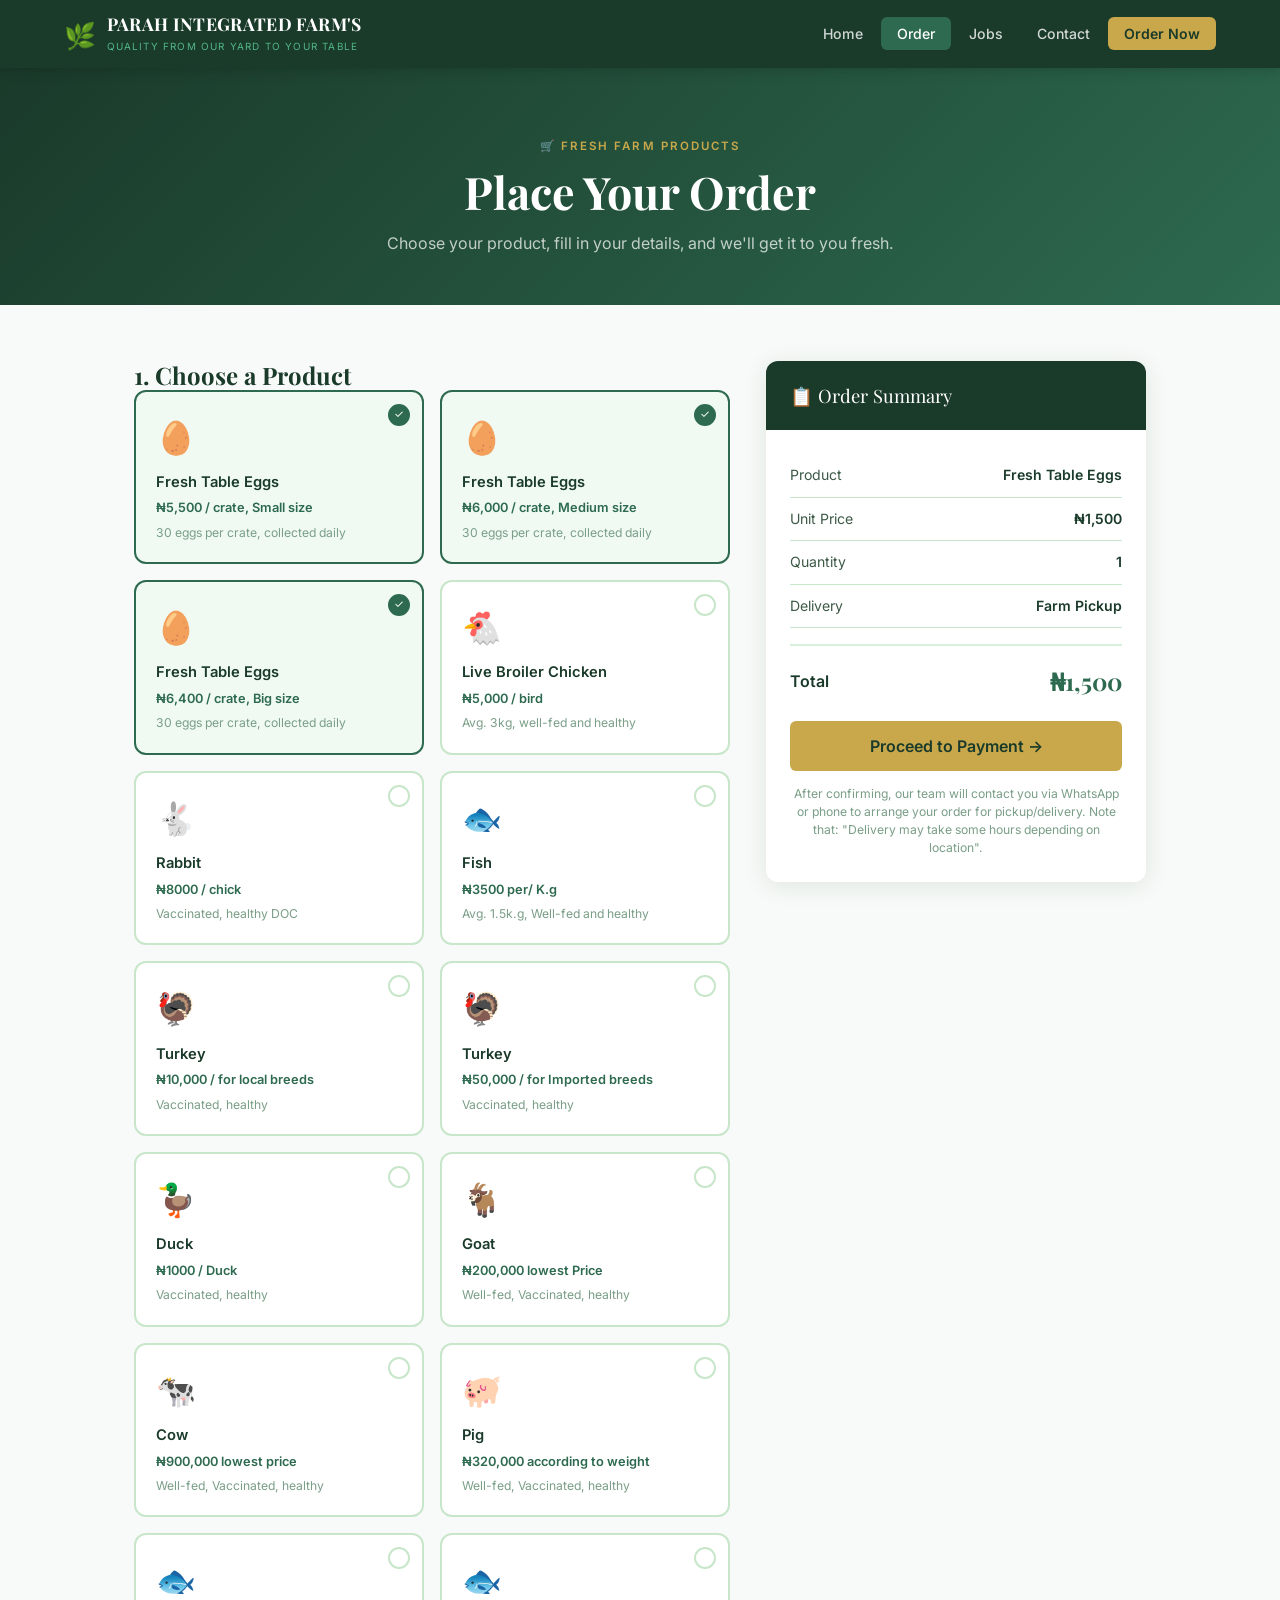
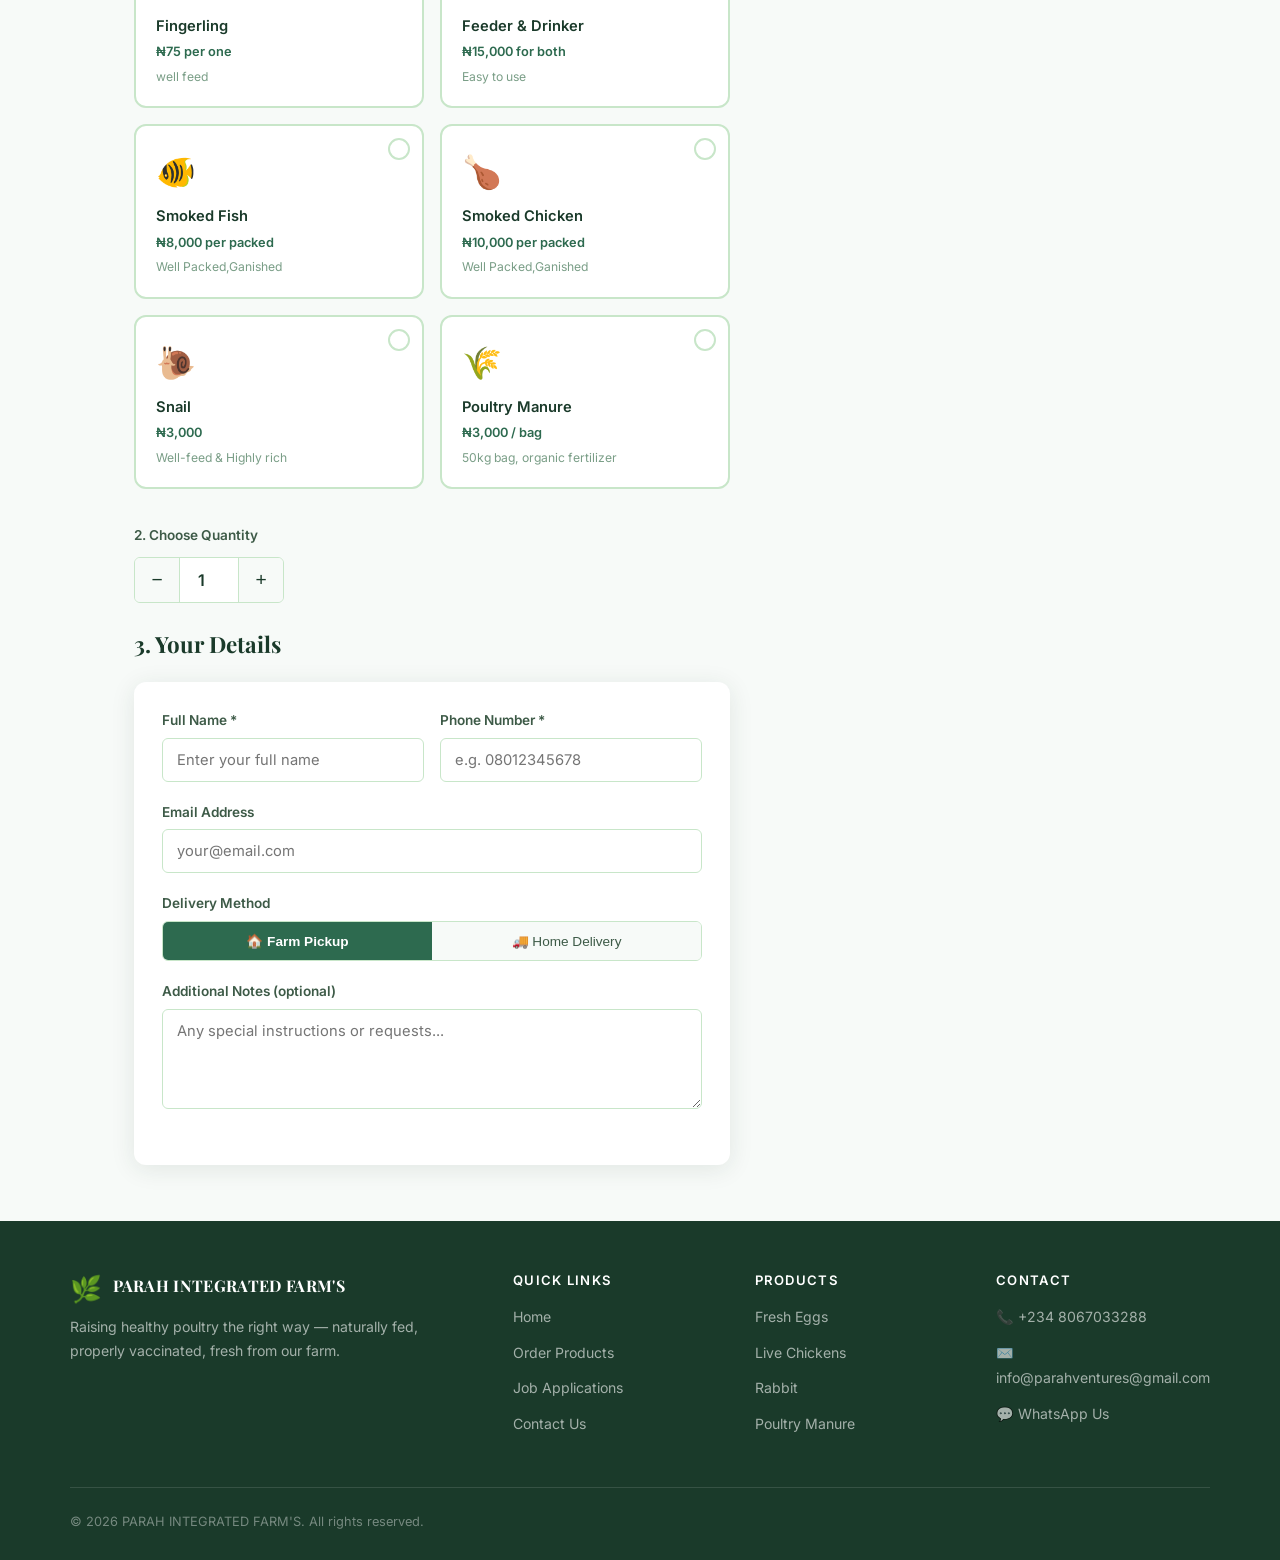
<file: order.html>
<!DOCTYPE html>
<html lang="en">
<head>
  <meta charset="UTF-8" />
  <meta name="viewport" content="width=device-width, initial-scale=1.0"/>
  <title>Order Products — PARAH INTEGRATED FARM'S</title>
  <link rel="stylesheet" href="style.css"/>
  <style>
    .page-header {
      background: linear-gradient(135deg, var(--green-dark), var(--green-mid));
      padding: 64px 5% 48px;
      text-align: center;
    }
    .page-header h1 { color: var(--white); font-size: clamp(1.8rem, 4vw, 2.8rem); margin-bottom: 12px; }
    .page-header p { color: rgba(255,255,255,0.72); font-size: 1rem; }

    .order-layout {
      max-width: 1140px;
      margin: 0 auto;
      display: grid;
      grid-template-columns: 1fr 380px;
      gap: 36px;
      padding: 56px 5%;
    }

    /* Product selector */
    .product-selector h2 { font-size: 1.4rem; margin-bottom: 24px; color: var(--green-dark); }

    .product-options {
      display: grid;
      grid-template-columns: 1fr 1fr;
      gap: 16px;
      margin-bottom: 36px;
    }

    .product-option {
      border: 2px solid var(--border);
      border-radius: var(--radius);
      padding: 20px;
      cursor: pointer;
      transition: all 0.2s;
      background: var(--white);
      position: relative;
    }

    .product-option:hover { border-color: var(--green-light); }
    .product-option.selected { border-color: var(--green-mid); background: #f0faf3; }

    .product-option .check {
      position: absolute;
      top: 12px; right: 12px;
      width: 22px; height: 22px;
      border: 2px solid var(--border);
      border-radius: 50%;
      display: flex; align-items: center; justify-content: center;
      font-size: 0.7rem;
      color: transparent;
      transition: all 0.2s;
    }

    .product-option.selected .check {
      background: var(--green-mid);
      border-color: var(--green-mid);
      color: var(--white);
    }

    .product-option .icon { font-size: 2rem; margin-bottom: 8px; }
    .product-option .name { font-weight: 600; font-size: 0.92rem; color: var(--green-dark); margin-bottom: 4px; }
    .product-option .price { font-size: 0.80rem; color: var(--green-mid); font-weight: 600; }
    .product-option .desc { font-size: 0.76rem; color: var(--text-light); margin-top: 4px; }

    /* Quantity picker */
    .qty-group { margin-bottom: 28px; }
    .qty-group label { font-size: 0.85rem; font-weight: 600; color: var(--text-mid); margin-bottom: 10px; display: block; }

    .qty-picker {
      display: flex;
      align-items: center;
      gap: 0;
      border: 1.5px solid var(--border);
      border-radius: var(--radius-sm);
      overflow: hidden;
      width: fit-content;
    }

    .qty-btn {
      width: 44px; height: 44px;
      background: var(--off-white);
      border: none;
      font-size: 1.2rem;
      cursor: pointer;
      color: var(--green-dark);
      transition: background 0.15s;
      display: flex; align-items: center; justify-content: center;
    }
    .qty-btn:hover { background: var(--green-pale); }

    #qtyDisplay {
      width: 60px;
      height: 44px;
      border: none;
      border-left: 1.5px solid var(--border);
      border-right: 1.5px solid var(--border);
      text-align: center;
      font-size: 1rem;
      font-weight: 600;
      color: var(--green-dark);
      font-family: 'Inter', sans-serif;
    }

    /* Form section */
    .order-form-section h2 { font-size: 1.4rem; margin-bottom: 24px; color: var(--green-dark); }
    .order-form-section .card { padding: 28px; }

    /* Order summary */
    .order-summary {
      position: sticky;
      top: 88px;
    }

    .summary-card {
      background: var(--white);
      border-radius: var(--radius);
      box-shadow: var(--shadow);
      overflow: hidden;
    }

    .summary-header {
      background: var(--green-dark);
      color: var(--white);
      padding: 20px 24px;
      font-family: 'Playfair Display', serif;
      font-size: 1.15rem;
    }

    .summary-body { padding: 24px; }

    .summary-row {
      display: flex;
      justify-content: space-between;
      align-items: center;
      padding: 10px 0;
      font-size: 0.88rem;
      border-bottom: 1px solid var(--border);
    }
    .summary-row:last-of-type { border-bottom: none; }

    .summary-row .label { color: var(--text-mid); }
    .summary-row .value { font-weight: 600; color: var(--green-dark); }

    .summary-total {
      margin-top: 16px;
      padding-top: 16px;
      border-top: 2px solid var(--green-pale);
      display: flex;
      justify-content: space-between;
      align-items: center;
    }
    .summary-total .label { font-weight: 600; font-size: 1rem; color: var(--green-dark); }
    .summary-total .value {
      font-family: 'Playfair Display', serif;
      font-size: 1.5rem;
      color: var(--green-mid);
      font-weight: 700;
    }

    .submit-order {
      width: 100%;
      margin-top: 20px;
      padding: 15px;
      font-size: 1rem;
    }

    .payment-note {
      margin-top: 14px;
      font-size: 0.76rem;
      color: var(--text-light);
      text-align: center;
      line-height: 1.5;
    }

    .delivery-toggle {
      display: flex;
      gap: 0;
      border: 1.5px solid var(--border);
      border-radius: var(--radius-sm);
      overflow: hidden;
      margin-bottom: 20px;
    }
    .delivery-toggle button {
      flex: 1;
      padding: 11px;
      border: none;
      background: var(--off-white);
      font-size: 0.85rem;
      font-weight: 500;
      cursor: pointer;
      color: var(--text-mid);
      transition: all 0.2s;
    }
    .delivery-toggle button.active {
      background: var(--green-mid);
      color: var(--white);
      font-weight: 600;
    }

    @media (max-width: 900px) {
      .order-layout { grid-template-columns: 1fr; }
      .order-summary { position: static; }
    }
    @media (max-width: 540px) {
      .product-options { grid-template-columns: 1fr; }
    }
  </style>
</head>
<body>

<!-- NAVBAR -->
<nav>
  <a class="nav-logo" href="index.html">
    <span class="leaf">🌿</span>
    <div>
      <span>PARAH INTEGRATED FARM'S</span>
      <small>Quality From Our Yard To Your Table</small>
    </div>
  </a>
  <ul class="nav-links" id="navLinks">
    <li><a href="index.html">Home</a></li>
    <li><a href="order.html" class="active">Order</a></li>
    <li><a href="jobs.html">Jobs</a></li>
    <li><a href="contact.html">Contact</a></li>
    <li><a href="order.html" class="nav-cta">Order Now</a></li>
  </ul>
  <div class="hamburger" id="hamburger" onclick="toggleMenu()">
    <span></span><span></span><span></span>
  </div>
</nav>

<!-- PAGE HEADER -->
<div class="page-header">
  <span class="eyebrow" style="color:var(--gold)">🛒 Fresh Farm Products</span>
  <h1>Place Your Order</h1>
  <p>Choose your product, fill in your details, and we'll get it to you fresh.</p>
</div>

<!-- ORDER LAYOUT -->
<div class="order-layout">

  <!-- LEFT SIDE -->
  <div>
    <!-- Product Selection -->
    <section>
      <h2>1. Choose a Product</h2>
      <div class="product-options">
        <div class="product-option selected" onclick="selectProduct(this, 'Fresh Table Eggs', 5500, '₦5,500 / crate')">
          <div class="check">✓</div>
          <div class="icon">🥚</div>
          <div class="name">Fresh Table Eggs</div>
          <div class="price">₦5,500 / crate, Small size</div>
          <div class="desc">30 eggs per crate, collected daily</div>
        </div>
        <div class="product-option selected" onclick="selectProduct(this, 'Fresh Table Eggs', 6000, '₦6,000 / crate')">
          <div class="check">✓</div>
          <div class="icon">🥚</div>
          <div class="name">Fresh Table Eggs</div>
          <div class="price">₦6,000 / crate, Medium size</div>
          <div class="desc">30 eggs per crate, collected daily</div>
        </div>
        <div class="product-option selected" onclick="selectProduct(this, 'Fresh Table Eggs', 6400, '₦6,400 / crate')">
          <div class="check">✓</div>
          <div class="icon">🥚</div>
          <div class="name">Fresh Table Eggs</div>
          <div class="price">₦6,400 / crate, Big size</div>
          <div class="desc">30 eggs per crate, collected daily</div>
        </div>
        <div class="product-option" onclick="selectProduct(this, 'Live Broiler Chicken', 5500, '₦5,500 / bird')">
          <div class="check">✓</div>
          <div class="icon">🐔</div>
          <div class="name">Live Broiler Chicken</div>
          <div class="price">₦5,000 / bird</div>
          <div class="desc">Avg. 3kg, well-fed and healthy</div>
        </div>
        <div class="product-option" onclick="selectProduct(this, 'Rabbit', 8000, '₦8000 / Rabbit')">
          <div class="check">✓</div>
          <div class="icon">🐇</div>
          <div class="name">Rabbit</div>
          <div class="price">₦8000 / chick</div>
          <div class="desc">Vaccinated, healthy DOC</div>
        </div>
        <div class="product-option" onclick="selectProduct(this, 'Fish', 3500, '₦3500 / Fish')">
          <div class="check">✓</div>
          <div class="icon">🐟</div>
          <div class="name">Fish</div>
          <div class="price">₦3500 per/ K.g</div>
          <div class="desc">Avg. 1.5k.g, Well-fed and healthy</div>
        </div>
        <div class="product-option" onclick="selectProduct(this, 'Turkey', 5000, '₦5000 / Turkey')">
          <div class="check">✓</div>
          <div class="icon">🦃</div>
          <div class="name">Turkey</div>
          <div class="price">₦10,000 / for local breeds </div>
          <div class="desc">Vaccinated, healthy</div>
        </div>
        <div class="product-option" onclick="selectProduct(this, 'Turkey', 50000, '₦50000 / Turkey')">
          <div class="check">✓</div>
          <div class="icon">🦃</div>
          <div class="name">Turkey</div>
          <div class="price">₦50,000 / for Imported breeds</div>
          <div class="desc">Vaccinated, healthy</div>
        </div>
        <div class="product-option" onclick="selectProduct(this, 'Duck', 1000, '₦1000 / Duck')">
          <div class="check">✓</div>
          <div class="icon">🦆</div>
          <div class="name">Duck</div>
          <div class="price">₦1000 / Duck</div>
          <div class="desc">Vaccinated, healthy</div>
        </div>
        <div class="product-option" onclick="selectProduct(this, 'Pig', 250000, '₦250,000 / Pig')">
          <div class="check">✓</div>
          <div class="icon">🐐 </div>
          <div class="name">Goat</div>
          <div class="price">₦200,000 lowest Price</div>
          <div class="desc">Well-fed, Vaccinated, healthy </div>
        </div>
        <div class="product-option" onclick="selectProduct(this, 'Pig', 900000, '₦900,000 / Pig')">
          <div class="check">✓</div>
          <div class="icon">🐄</div>
          <div class="name">Cow</div>
          <div class="price">₦900,000 lowest price</div>
          <div class="desc">Well-fed, Vaccinated, healthy </div>
        </div>
          <div class="product-option" onclick="selectProduct(this, 'Pig', 320000, '₦320,000 / Pig')">
          <div class="check">✓</div>
          <div class="icon">🐖</div>
          <div class="name">Pig</div>
          <div class="price">₦320,000 according to weight</div>
          <div class="desc">Well-fed, Vaccinated, healthy </div>
        </div>
        <div class="product-option" onclick="selectProduct(this, 'Turkey', 75, '₦75 / Turkey')">
          <div class="check">✓</div>
          <div class="icon">🐟</div>
          <div class="name">Fingerling</div>
          <div class="price">₦75 per one </div>
          <div class="desc">well feed</div>
        </div>
        <div class="product-option" onclick="selectProduct(this, 'Feeder & Drinker', 15000, '₦15,000 / both')">
          <div class="check">✓</div>
          <div class="icon">🐟</div>
          <div class="name">Feeder & Drinker </div>
          <div class="price">₦15,000 for both </div>
          <div class="desc">Easy to use</div>
        </div>
        <div class="product-option" onclick="selectProduct(this, 'Smoked Fish', 8000, '₦8,000 / Smoked Fish')">
          <div class="check">✓</div>
          <div class="icon">🐠</div>
          <div class="name">Smoked Fish</div>
          <div class="price">₦8,000 per packed </div>
          <div class="desc">Well Packed,Ganished</div>
        </div>
        <div class="product-option" onclick="selectProduct(this, 'Smoked Chicken', 10000, '₦10,000 / Smoked Chicken')">
          <div class="check">✓</div>
          <div class="icon"> 🍗 </div>
          <div class="name">Smoked Chicken</div>
          <div class="price">₦10,000 per packed </div>
          <div class="desc">Well Packed,Ganished</div>
        </div>
        <div class="product-option" onclick="selectProduct(this, 'Smoked Fish', 3000, '₦3,000 / Snail')">
          <div class="check">✓</div>
          <div class="icon">🐌 </div>
          <div class="name">Snail</div>
          <div class="price">₦3,000 </div>
          <div class="desc">Well-feed & Highly rich</div>
        </div>
        <div class="product-option" onclick="selectProduct(this, 'Organic Poultry Manure', 3000, '₦3,000 / bag')">
          <div class="check">✓</div>
          <div class="icon">🌾</div>
          <div class="name">Poultry Manure</div>
          <div class="price">₦3,000 / bag</div>
          <div class="desc">50kg bag, organic fertilizer</div>
        </div>
      </div>

      <div class="qty-group">
        <label>2. Choose Quantity</label>
        <div class="qty-picker">
          <button class="qty-btn" onclick="changeQty(-1)">−</button>
          <input type="number" id="qtyDisplay" value="1" min="1" max="500" onchange="updateQty()"/>
          <button class="qty-btn" onclick="changeQty(1)">+</button>
        </div>
      </div>
    </section>

    <!-- Customer Details -->
    <section class="order-form-section">
      <h2>3. Your Details</h2>
      <div class="card">
        <div class="form-row">
          <div class="form-group">
            <label>Full Name *</label>
            <input type="text" id="custName" placeholder="Enter your full name" required/>
          </div>
          <div class="form-group">
            <label>Phone Number *</label>
            <input type="tel" id="custPhone" placeholder="e.g. 08012345678" required/>
          </div>
        </div>
        <div class="form-group">
          <label>Email Address</label>
          <input type="email" id="custEmail" placeholder="your@email.com"/>
        </div>

        <div class="form-group">
          <label>Delivery Method</label>
          <div class="delivery-toggle">
            <button class="active" id="btnPickup" onclick="setDelivery('pickup')">🏠 Farm Pickup</button>
            <button id="btnDeliver" onclick="setDelivery('delivery')">🚚 Home Delivery</button>
          </div>
        </div>

        <div class="form-group" id="addressGroup" style="display:none">
          <label>Delivery Address *</label>
          <textarea id="custAddress" placeholder="Enter your full delivery address..."></textarea>
        </div>

        <div class="form-group">
          <label>Additional Notes (optional)</label>
          <textarea id="custNotes" placeholder="Any special instructions or requests..."></textarea>
        </div>
      </div>
    </section>
  </div>

  <!-- ORDER SUMMARY -->
  <div class="order-summary">
    <div class="summary-card">
      <div class="summary-header">📋 Order Summary</div>
      <div class="summary-body">
        <div class="summary-row">
          <span class="label">Product</span>
          <span class="value" id="sumProduct">Fresh Table Eggs</span>
        </div>
        <div class="summary-row">
          <span class="label">Unit Price</span>
          <span class="value" id="sumUnit">₦1,500</span>
        </div>
        <div class="summary-row">
          <span class="label">Quantity</span>
          <span class="value" id="sumQty">1</span>
        </div>
        <div class="summary-row">
          <span class="label">Delivery</span>
          <span class="value" id="sumDelivery">Farm Pickup</span>
        </div>
        <div class="summary-total">
          <span class="label">Total</span>
          <span class="value" id="sumTotal">₦1,500</span>
        </div>

        <button class="btn btn-gold submit-order" onclick="proceedtopayment()">
          Proceed to Payment →
        </button>
        <p class="payment-note">
          After confirming, our team will contact you via WhatsApp or phone to arrange your order for pickup/delivery.
          Note that: "Delivery may take some hours depending on location".
        </p>
      </div>
    </div>
  </div>
</div>

<!-- FOOTER -->
<footer>
  <div class="footer-grid">
    <div class="footer-brand">
      <a class="nav-logo" href="index.html">
        <span class="leaf">🌿</span>
        <div><span style="color:#fff;font-family:'Playfair Display',serif;font-size:1rem;">PARAH INTEGRATED FARM'S</span></div>
      </a>
      <p>Raising healthy poultry the right way — naturally fed, properly vaccinated, fresh from our farm.</p>
    </div>
    <div class="footer-col">
      <h4>Quick Links</h4>
      <ul>
        <li><a href="index.html">Home</a></li>
        <li><a href="order.html">Order Products</a></li>
        <li><a href="jobs.html">Job Applications</a></li>
        <li><a href="contact.html">Contact Us</a></li>
      </ul>
    </div>
    <div class="footer-col">
      <h4>Products</h4>
      <ul>
        <li><a href="order.html">Fresh Eggs</a></li>
        <li><a href="order.html">Live Chickens</a></li>
        <li><a href="order.html">Rabbit</a></li>
        <li><a href="order.html">Poultry Manure</a></li>
      </ul>
    </div>
    <div class="footer-col">
      <h4>Contact</h4>
      <ul>
        <li><a href="tel:+2348067033288">📞 +234 8067033288</a></li>
        <li><a href="mailto:info@parahventures@gmail.com">✉️ info@parahventures@gmail.com</a></li>
        <li><a href="https://wa.me/2349065942822" target="_blank">💬 WhatsApp Us</a></li>
      </ul>
    </div>
  </div>
  <div class="footer-bottom">
    <span>© 2026 PARAH INTEGRATED FARM'S. All rights reserved.</span>
  </div>
</footer>

<!-- TOAST -->
<div class="toast" id="toast"></div>

<script>
  // Builds the pending order from the form and hands off to the payment page.
  window.proceedtopayment = function () {
    const name    = document.getElementById('custName').value.trim();
    const phone   = document.getElementById('custPhone').value.trim();
    const email   = document.getElementById('custEmail').value.trim();
    const notes   = document.getElementById('custNotes').value.trim();
    const address = document.getElementById('custAddress').value.trim();

    if (!name || !phone) { showToast('Please fill in your name and phone number.', 'error'); return; }
    if (window._delivery === 'delivery' && !address) { showToast('Please enter your delivery address.', 'error'); return; }

    const qty   = parseInt(document.getElementById('qtyDisplay').value) || 1;
    const total = window._unitPrice * qty;

    const btn = document.querySelector('.submit-order');
    btn.textContent = 'Redirecting to payment...';
    btn.disabled = true;

    const pendingOrder = {
      items: [{
        icon: window._selectedIcon || '📦',
        name: window._selectedProduct,
        price: window._unitPrice,
        qty: qty
      }],
      subtotal: total,
      total: total,
      delivery: window._delivery || 'pickup',
      customerName: name,
      phone: phone,
      email: email,
      address: address,
      notes: notes
    };

    localStorage.setItem('parahPendingOrder', JSON.stringify(pendingOrder));
    window.location.href = 'payment.html';
  };
</script>

<script>
  // State
  window._selectedProduct = 'Fresh Table Eggs';
  window._unitPrice = 1500;
  window._selectedIcon = '🥚';
  window._delivery = 'pickup';

  function toggleMenu() {
    document.getElementById('navLinks').classList.toggle('open');
  }

  function selectProduct(el, name, price, priceLabel) {
    document.querySelectorAll('.product-option').forEach(o => o.classList.remove('selected'));
    el.classList.add('selected');
    window._selectedProduct = name;
    window._unitPrice = price;
    window._selectedIcon = el.querySelector('.icon').textContent.trim();
    document.getElementById('sumProduct').textContent = name;
    document.getElementById('sumUnit').textContent = priceLabel;
    updateTotal();
  }

  function changeQty(delta) {
    const el = document.getElementById('qtyDisplay');
    el.value = Math.max(1, parseInt(el.value || 1) + delta);
    updateQty();
  }

  function updateQty() {
    const q = parseInt(document.getElementById('qtyDisplay').value) || 1;
    document.getElementById('sumQty').textContent = q;
    updateTotal();
  }

  function updateTotal() {
    const q     = parseInt(document.getElementById('qtyDisplay').value) || 1;
    const total = window._unitPrice * q;
    document.getElementById('sumTotal').textContent = '₦' + total.toLocaleString();
  }

  function setDelivery(type) {
    window._delivery = type;
    document.getElementById('btnPickup').classList.toggle('active', type === 'pickup');
    document.getElementById('btnDeliver').classList.toggle('active', type === 'delivery');
    document.getElementById('addressGroup').style.display = type === 'delivery' ? 'block' : 'none';
    document.getElementById('sumDelivery').textContent = type === 'pickup' ? 'Farm Pickup' : 'Home Delivery';
  }

  function showToast(msg, type = 'success') {
    const t = document.getElementById('toast');
    t.textContent = msg;
    t.className = 'toast ' + type;
    t.classList.add('show');
    setTimeout(() => t.classList.remove('show'), 4000);
  }

  window.showToast = showToast;
</script>
</body>
</html>
</file>
<file: style.css>
/* ============================================
   PARAH INTEGRATED FARM'S — Global Stylesheet
   Palette: Forest green, fresh white, warm gold accent
   ============================================ */

@import url('https://fonts.googleapis.com/css2?family=Playfair+Display:wght@600;700&family=Inter:wght@300;400;500;600&display=swap');

:root {
  --green-dark:  #1a3a2a;
  --green-mid:   #2d6a4f;
  --green-light: #52b788;
  --green-pale:  #d8f3dc;
  --gold:        #c9a84c;
  --white:       #ffffff;
  --off-white:   #f7faf8;
  --text-dark:   #0f2318;
  --text-mid:    #3d5a47;
  --text-light:  #7a9e87;
  --border:      #c8e6c9;
  --shadow:      0 4px 24px rgba(26,58,42,0.10);
  --radius:      12px;
  --radius-sm:   6px;
}

*, *::before, *::after { box-sizing: border-box; margin: 0; padding: 0; }

html { scroll-behavior: smooth; }

body {
  font-family: 'Inter', sans-serif;
  background: var(--off-white);
  color: var(--text-dark);
  line-height: 1.6;
  font-size: 16px;
}

h1, h2, h3, h4 {
  font-family: 'Playfair Display', serif;
  line-height: 1.2;
  color: var(--green-dark);
}

a { color: inherit; text-decoration: none; }
img { max-width: 100%; display: block; }

/* ── NAVBAR ── */
nav {
  position: sticky;
  top: 0;
  z-index: 1000;
  background: var(--green-dark);
  padding: 0 5%;
  display: flex;
  align-items: center;
  justify-content: space-between;
  height: 68px;
  box-shadow: 0 2px 12px rgba(0,0,0,0.18);
}

.nav-logo {
  display: flex;
  align-items: center;
  gap: 10px;
  text-decoration: none;
}

.nav-logo .leaf { font-size: 1.6rem; }

.nav-logo span {
  font-family: 'Playfair Display', serif;
  font-size: 1.1rem;
  color: var(--white);
  font-weight: 700;
  letter-spacing: 0.02em;
  line-height: 1.1;
}

.nav-logo small {
  display: block;
  font-family: 'Inter', sans-serif;
  font-size: 0.62rem;
  color: var(--green-light);
  font-weight: 400;
  letter-spacing: 0.12em;
  text-transform: uppercase;
}

.nav-links {
  display: flex;
  gap: 2px;
  list-style: none;
}

.nav-links a {
  color: rgba(255,255,255,0.80);
  font-size: 0.88rem;
  font-weight: 500;
  padding: 8px 16px;
  border-radius: var(--radius-sm);
  transition: background 0.2s, color 0.2s;
}

.nav-links a:hover,
.nav-links a.active {
  background: var(--green-mid);
  color: var(--white);
}

.nav-cta {
  background: var(--gold) !important;
  color: var(--green-dark) !important;
  font-weight: 600 !important;
  border-radius: var(--radius-sm) !important;
}

.nav-cta:hover { opacity: 0.88; }

/* Hamburger */
.hamburger {
  display: none;
  flex-direction: column;
  gap: 5px;
  cursor: pointer;
  padding: 4px;
}
.hamburger span {
  width: 24px; height: 2px;
  background: var(--white);
  border-radius: 2px;
  transition: 0.3s;
}

/* ── BUTTONS ── */
.btn {
  display: inline-block;
  padding: 12px 28px;
  border-radius: var(--radius-sm);
  font-family: 'Inter', sans-serif;
  font-size: 0.92rem;
  font-weight: 600;
  cursor: pointer;
  border: none;
  transition: all 0.2s;
}

.btn-primary {
  background: var(--green-mid);
  color: var(--white);
}
.btn-primary:hover { background: var(--green-dark); }

.btn-gold {
  background: var(--gold);
  color: var(--green-dark);
}
.btn-gold:hover { background: #b8962e; color: var(--white); }

.btn-outline {
  background: transparent;
  color: var(--white);
  border: 2px solid rgba(255,255,255,0.55);
}
.btn-outline:hover { background: rgba(255,255,255,0.12); }

.btn-lg { padding: 15px 36px; font-size: 1rem; }

/* ── SECTION HELPERS ── */
.section { padding: 72px 5%; }
.section-sm { padding: 48px 5%; }
.container { max-width: 1140px; margin: 0 auto; }

.eyebrow {
  display: inline-block;
  font-size: 0.72rem;
  font-weight: 600;
  letter-spacing: 0.18em;
  text-transform: uppercase;
  color: var(--green-light);
  margin-bottom: 10px;
}

.section-title {
  font-size: clamp(1.7rem, 3vw, 2.4rem);
  color: var(--green-dark);
  margin-bottom: 14px;
}

.section-sub {
  font-size: 1rem;
  color: var(--text-mid);
  max-width: 560px;
  margin-bottom: 40px;
}

/* ── CARDS ── */
.card {
  background: var(--white);
  border-radius: var(--radius);
  box-shadow: var(--shadow);
  overflow: hidden;
}

/* ── FORMS ── */
.form-group { margin-bottom: 20px; }

.form-group label {
  display: block;
  font-size: 0.85rem;
  font-weight: 600;
  color: var(--text-mid);
  margin-bottom: 6px;
}

.form-group input,
.form-group select,
.form-group textarea {
  width: 100%;
  padding: 12px 14px;
  border: 1.5px solid var(--border);
  border-radius: var(--radius-sm);
  font-family: 'Inter', sans-serif;
  font-size: 0.92rem;
  color: var(--text-dark);
  background: var(--white);
  transition: border-color 0.2s, box-shadow 0.2s;
  outline: none;
}

.form-group input:focus,
.form-group select:focus,
.form-group textarea:focus {
  border-color: var(--green-mid);
  box-shadow: 0 0 0 3px rgba(45,106,79,0.12);
}

.form-group textarea { resize: vertical; min-height: 100px; }

.form-row {
  display: grid;
  grid-template-columns: 1fr 1fr;
  gap: 16px;
}

/* ── FOOTER ── */
footer {
  background: var(--green-dark);
  color: rgba(255,255,255,0.75);
  padding: 52px 5% 28px;
}

.footer-grid {
  max-width: 1140px;
  margin: 0 auto;
  display: grid;
  grid-template-columns: 2fr 1fr 1fr 1fr;
  gap: 40px;
  padding-bottom: 40px;
  border-bottom: 1px solid rgba(255,255,255,0.12);
}

.footer-brand p {
  font-size: 0.88rem;
  line-height: 1.7;
  margin-top: 14px;
  color: rgba(255,255,255,0.60);
}

.footer-col h4 {
  color: var(--white);
  font-family: 'Inter', sans-serif;
  font-size: 0.82rem;
  font-weight: 600;
  letter-spacing: 0.10em;
  text-transform: uppercase;
  margin-bottom: 16px;
}

.footer-col ul { list-style: none; }
.footer-col ul li { margin-bottom: 10px; }
.footer-col ul li a {
  color: rgba(255,255,255,0.60);
  font-size: 0.88rem;
  transition: color 0.2s;
}
.footer-col ul li a:hover { color: var(--green-light); }

.footer-bottom {
  max-width: 1140px;
  margin: 24px auto 0;
  display: flex;
  justify-content: space-between;
  align-items: center;
  font-size: 0.80rem;
  color: rgba(255,255,255,0.40);
}

/* ── ALERTS / TOASTS ── */
.toast {
  position: fixed;
  bottom: 28px;
  right: 28px;
  background: var(--green-dark);
  color: var(--white);
  padding: 14px 22px;
  border-radius: var(--radius-sm);
  font-size: 0.90rem;
  box-shadow: 0 8px 32px rgba(0,0,0,0.22);
  z-index: 9999;
  transform: translateY(80px);
  opacity: 0;
  transition: all 0.35s;
}
.toast.show { transform: translateY(0); opacity: 1; }
.toast.success { border-left: 4px solid var(--green-light); }
.toast.error   { border-left: 4px solid #e74c3c; }

/* ── RESPONSIVE ── */
@media (max-width: 768px) {
  .nav-links { display: none; flex-direction: column; position: absolute; top: 68px; left: 0; right: 0; background: var(--green-dark); padding: 16px 5%; gap: 4px; }
  .nav-links.open { display: flex; }
  .hamburger { display: flex; }
  .form-row { grid-template-columns: 1fr; }
  .footer-grid { grid-template-columns: 1fr 1fr; }
}

@media (max-width: 480px) {
  .footer-grid { grid-template-columns: 1fr; }
  .footer-bottom { flex-direction: column; gap: 8px; text-align: center; }
}
</file>
